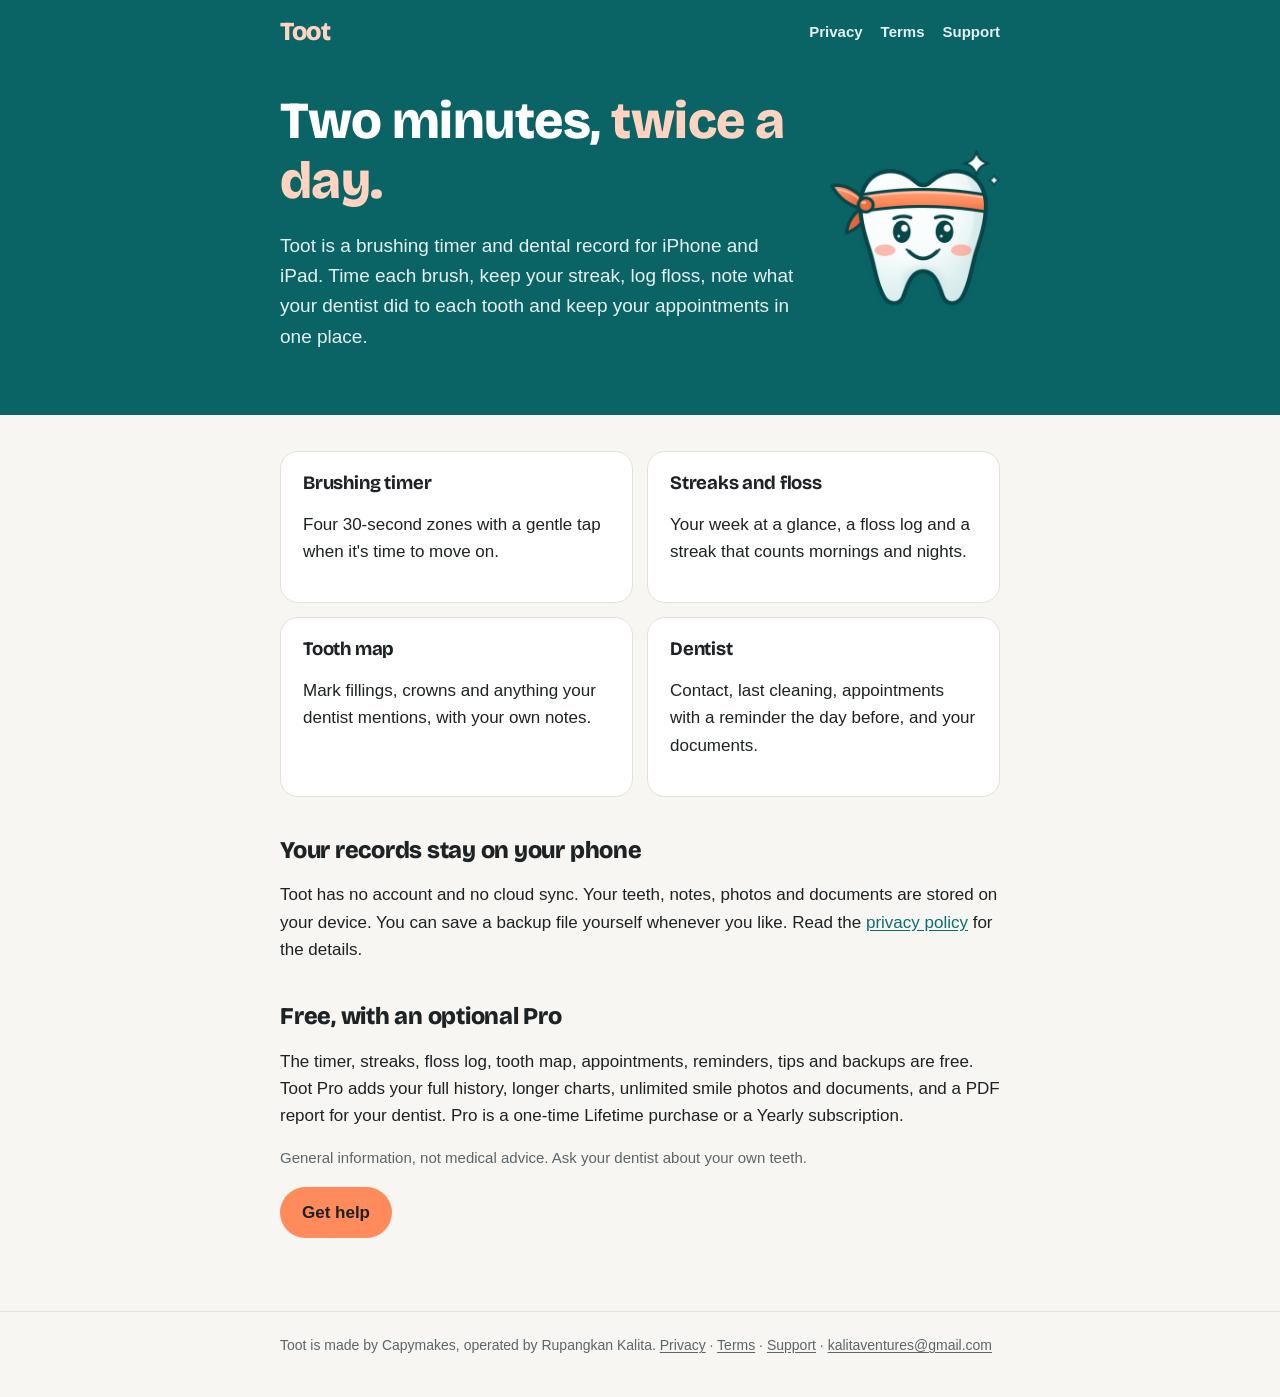
<file: index.html>
<!doctype html>
<html lang="en">
<head>
  <meta charset="utf-8">
  <meta name="viewport" content="width=device-width, initial-scale=1">
  <title>Toot: brushing timer and dental record</title>
  <meta name="description" content="Toot is a brushing timer, streak tracker and dental record for iPhone and iPad. Your records stay on your device.">
  <meta name="theme-color" content="#0A6466">
  <link rel="icon" type="image/png" href="img/favicon.png">
  <link rel="apple-touch-icon" href="img/apple-touch-icon.png">
  <link rel="stylesheet" href="style.css">
</head>
<body>
  <header class="top">
    <div class="wrap">
      <a class="brand" href="index.html">Toot</a>
      <nav aria-label="Site">
      <a href="privacy.html">Privacy</a>
      <a href="terms.html">Terms</a>
      <a href="support.html">Support</a>
      </nav>
    </div>
  </header>
  <section class="hero">
    <div class="wrap">
      <div>
        <h1>Two minutes, <em>twice a day.</em></h1>
        <p>Toot is a brushing timer and dental record for iPhone and iPad. Time each brush, keep your streak, log floss, note what your dentist did to each tooth and keep your appointments in one place.</p>
      </div>
      <img src="img/toot.png" width="360" height="344" alt="Toot, a smiling tooth with a peach headband">
    </div>
  </section>
  <main>
    <div class="wrap">
      <div class="grid">
        <div class="card"><h3>Brushing timer</h3><p>Four 30-second zones with a gentle tap when it's time to move on.</p></div>
        <div class="card"><h3>Streaks and floss</h3><p>Your week at a glance, a floss log and a streak that counts mornings and nights.</p></div>
        <div class="card"><h3>Tooth map</h3><p>Mark fillings, crowns and anything your dentist mentions, with your own notes.</p></div>
        <div class="card"><h3>Dentist</h3><p>Contact, last cleaning, appointments with a reminder the day before, and your documents.</p></div>
      </div>
      <h2>Your records stay on your phone</h2>
      <p>Toot has no account and no cloud sync. Your teeth, notes, photos and documents are stored on your device. You can save a backup file yourself whenever you like. Read the <a href="privacy.html">privacy policy</a> for the details.</p>
      <h2>Free, with an optional Pro</h2>
      <p>The timer, streaks, floss log, tooth map, appointments, reminders, tips and backups are free. Toot Pro adds your full history, longer charts, unlimited smile photos and documents, and a PDF report for your dentist. Pro is a one-time Lifetime purchase or a Yearly subscription.</p>
      <p class="meta">General information, not medical advice. Ask your dentist about your own teeth.</p>
      <p><a class="button" href="support.html">Get help</a></p>
    </div>
  </main>
  <footer>
    <div class="wrap">
      Toot is made by Capymakes, operated by Rupangkan Kalita.
      <a href="privacy.html">Privacy</a> · <a href="terms.html">Terms</a> · <a href="support.html">Support</a> · <a href="mailto:kalitaventures@gmail.com">kalitaventures@gmail.com</a>
    </div>
  </footer>
</body>
</html>
</file>
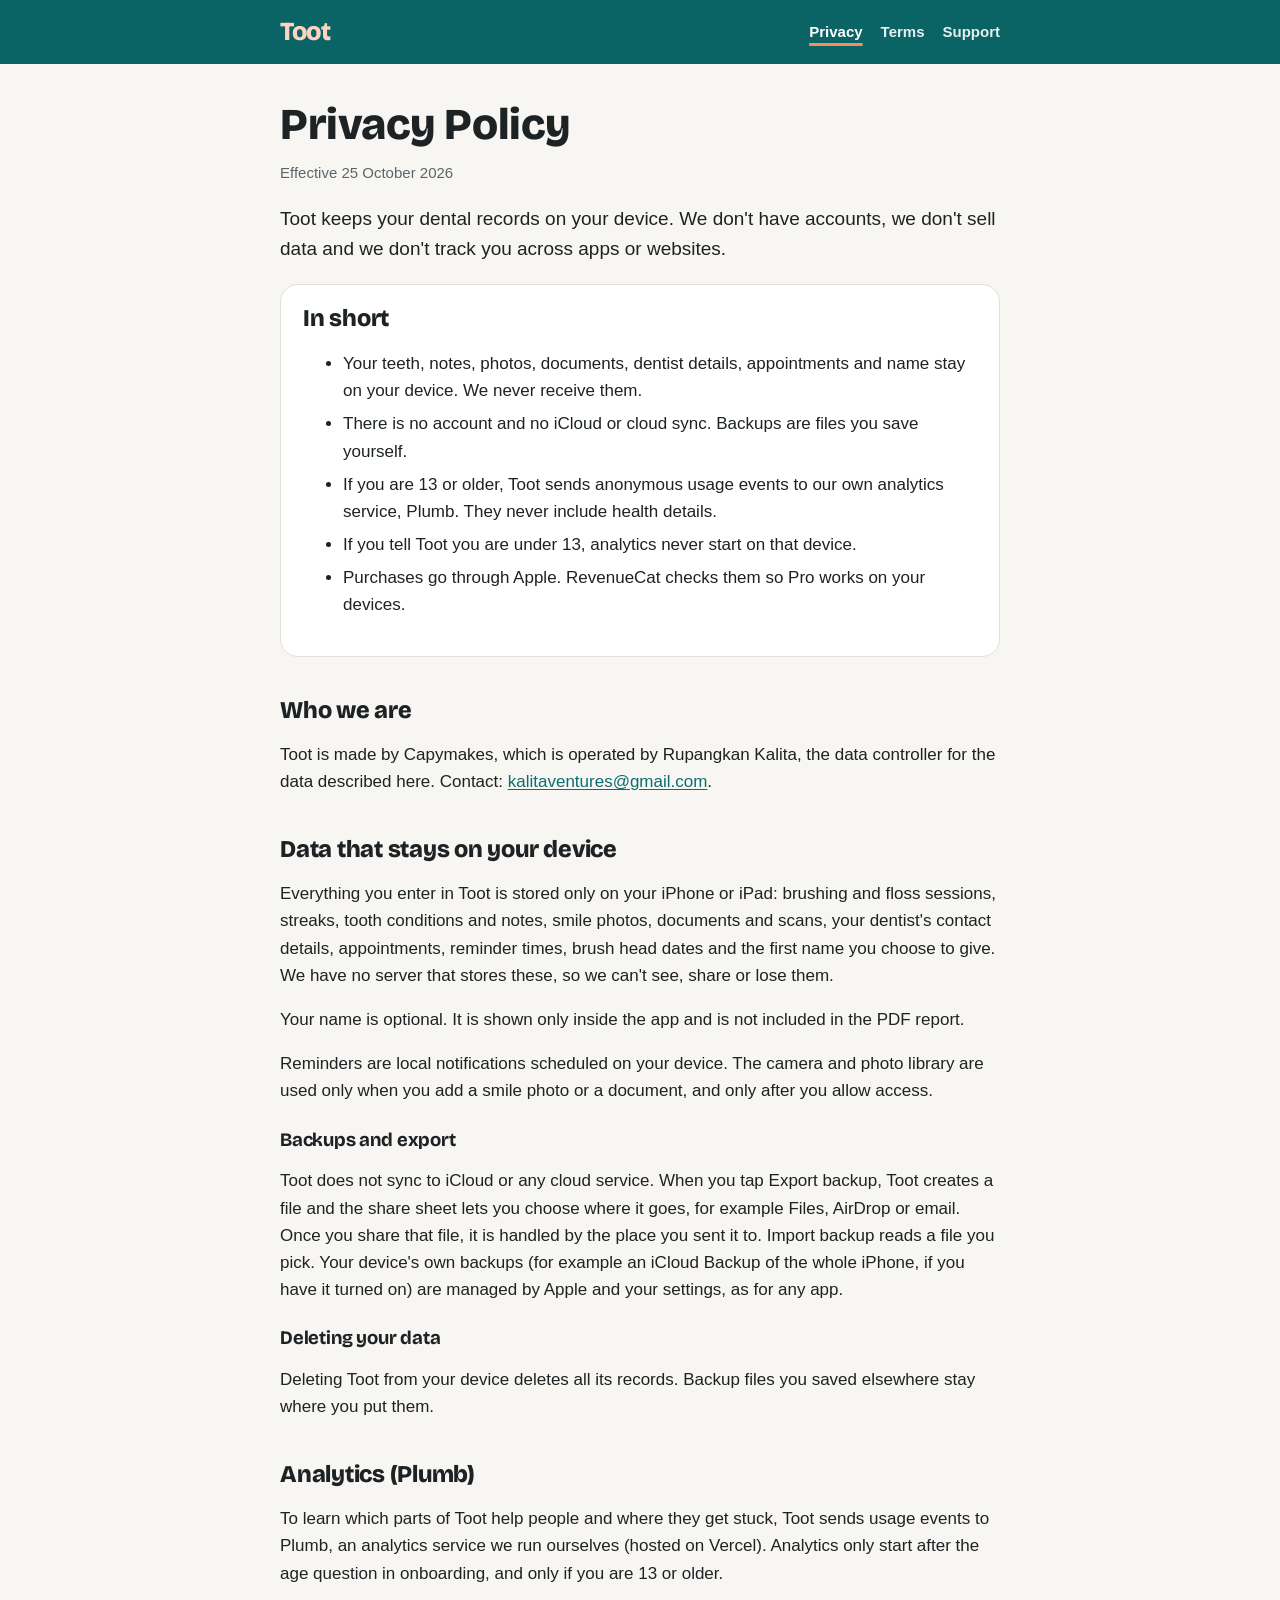
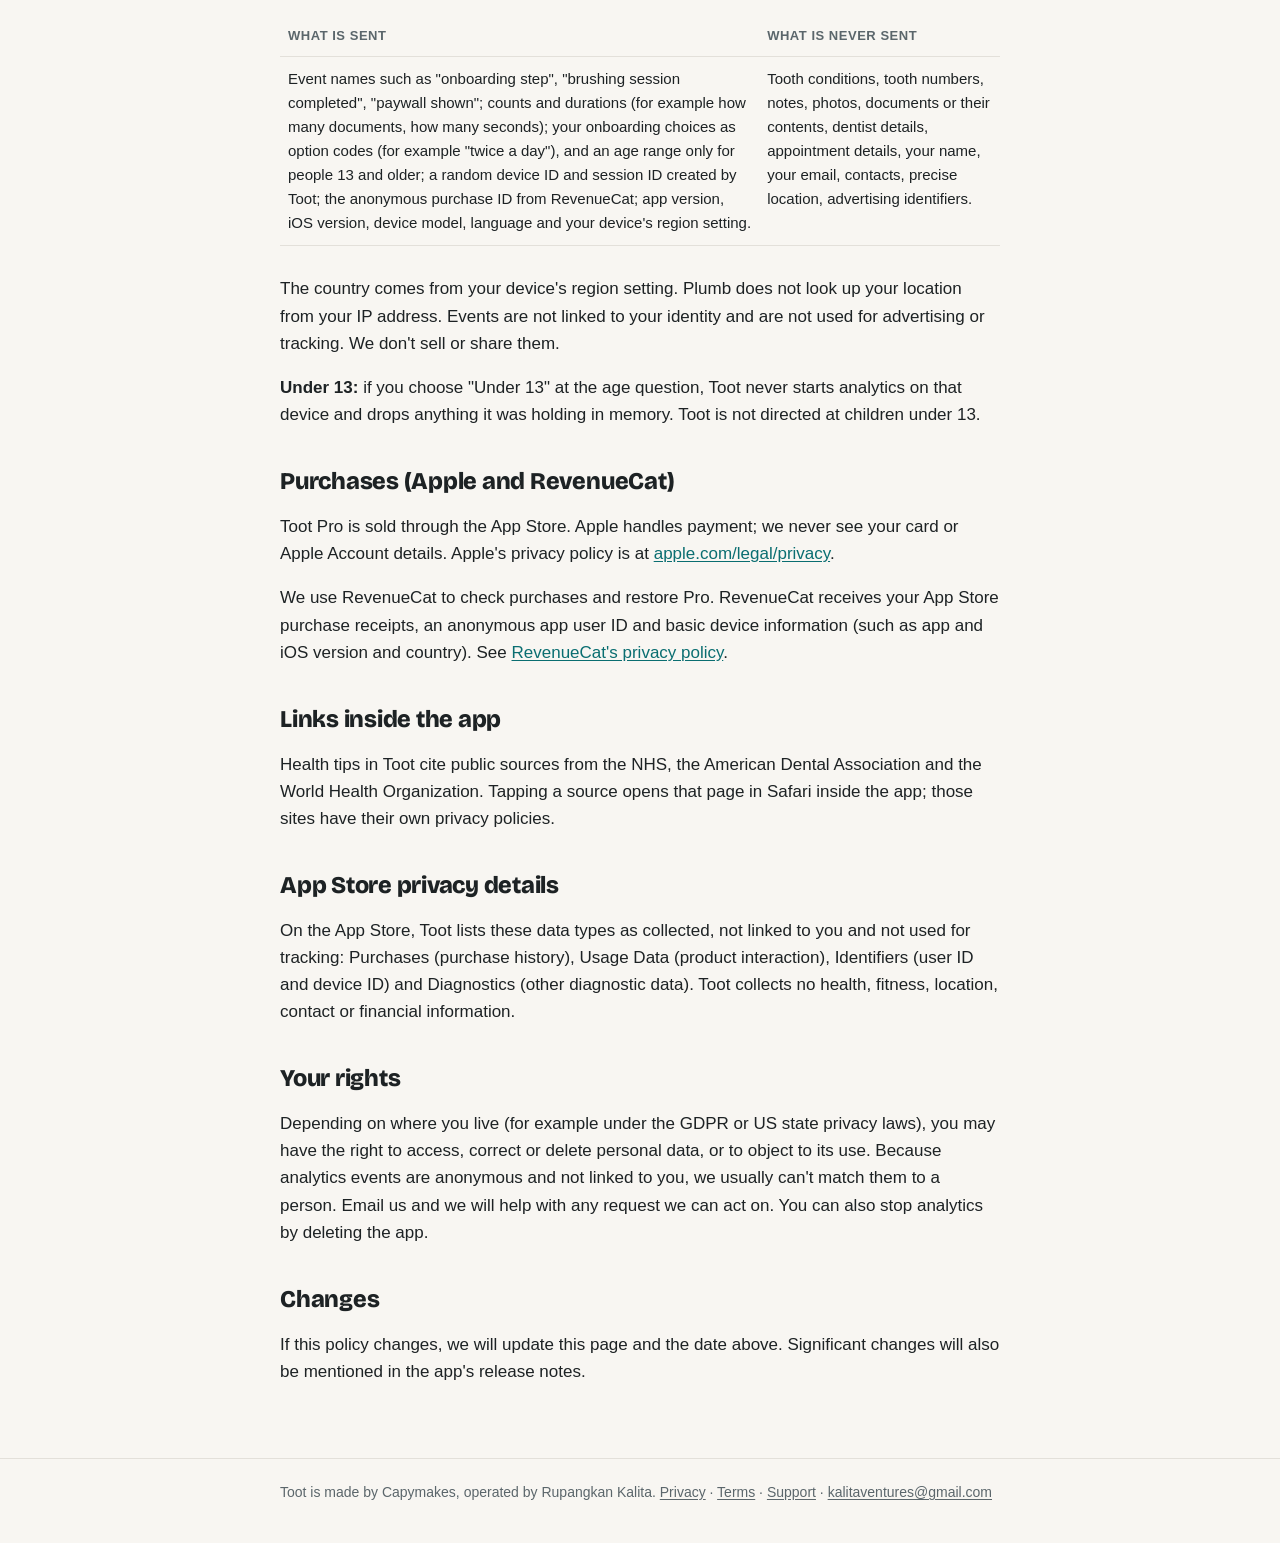
<file: privacy.html>
<!doctype html>
<html lang="en">
<head>
  <meta charset="utf-8">
  <meta name="viewport" content="width=device-width, initial-scale=1">
  <title>Toot Privacy Policy</title>
  <meta name="description" content="How Toot handles data: records stay on your device, anonymous analytics for people 13 and older, purchases through Apple and RevenueCat.">
  <meta name="theme-color" content="#0A6466">
  <link rel="icon" type="image/png" href="img/favicon.png">
  <link rel="apple-touch-icon" href="img/apple-touch-icon.png">
  <link rel="stylesheet" href="style.css">
</head>
<body>
  <header class="top">
    <div class="wrap">
      <a class="brand" href="index.html">Toot</a>
      <nav aria-label="Site">
      <a href="privacy.html" aria-current="page">Privacy</a>
      <a href="terms.html">Terms</a>
      <a href="support.html">Support</a>
      </nav>
    </div>
  </header>
  <main>
    <div class="wrap">
      <h1>Privacy Policy</h1>
      <p class="meta">Effective 25 October 2026</p>
      <p class="lead">Toot keeps your dental records on your device. We don't have accounts, we don't sell data and we don't track you across apps or websites.</p>

      <div class="card summary">
        <h2>In short</h2>
        <ul>
          <li>Your teeth, notes, photos, documents, dentist details, appointments and name stay on your device. We never receive them.</li>
          <li>There is no account and no iCloud or cloud sync. Backups are files you save yourself.</li>
          <li>If you are 13 or older, Toot sends anonymous usage events to our own analytics service, Plumb. They never include health details.</li>
          <li>If you tell Toot you are under 13, analytics never start on that device.</li>
          <li>Purchases go through Apple. RevenueCat checks them so Pro works on your devices.</li>
        </ul>
      </div>

      <h2>Who we are</h2>
      <p>Toot is made by Capymakes, which is operated by Rupangkan Kalita, the data controller for the data described here. Contact: <a href="mailto:kalitaventures@gmail.com">kalitaventures@gmail.com</a>.</p>

      <h2>Data that stays on your device</h2>
      <p>Everything you enter in Toot is stored only on your iPhone or iPad: brushing and floss sessions, streaks, tooth conditions and notes, smile photos, documents and scans, your dentist's contact details, appointments, reminder times, brush head dates and the first name you choose to give. We have no server that stores these, so we can't see, share or lose them.</p>
      <p>Your name is optional. It is shown only inside the app and is not included in the PDF report.</p>
      <p>Reminders are local notifications scheduled on your device. The camera and photo library are used only when you add a smile photo or a document, and only after you allow access.</p>

      <h3>Backups and export</h3>
      <p>Toot does not sync to iCloud or any cloud service. When you tap Export backup, Toot creates a file and the share sheet lets you choose where it goes, for example Files, AirDrop or email. Once you share that file, it is handled by the place you sent it to. Import backup reads a file you pick. Your device's own backups (for example an iCloud Backup of the whole iPhone, if you have it turned on) are managed by Apple and your settings, as for any app.</p>

      <h3>Deleting your data</h3>
      <p>Deleting Toot from your device deletes all its records. Backup files you saved elsewhere stay where you put them.</p>

      <h2>Analytics (Plumb)</h2>
      <p>To learn which parts of Toot help people and where they get stuck, Toot sends usage events to Plumb, an analytics service we run ourselves (hosted on Vercel). Analytics only start after the age question in onboarding, and only if you are 13 or older.</p>
      <div class="table-scroll">
      <table>
        <tr><th>What is sent</th><th>What is never sent</th></tr>
        <tr>
          <td>Event names such as "onboarding step", "brushing session completed", "paywall shown"; counts and durations (for example how many documents, how many seconds); your onboarding choices as option codes (for example "twice a day"), and an age range only for people 13 and older; a random device ID and session ID created by Toot; the anonymous purchase ID from RevenueCat; app version, iOS version, device model, language and your device's region setting.</td>
          <td>Tooth conditions, tooth numbers, notes, photos, documents or their contents, dentist details, appointment details, your name, your email, contacts, precise location, advertising identifiers.</td>
        </tr>
      </table>
      </div>
      <p>The country comes from your device's region setting. Plumb does not look up your location from your IP address. Events are not linked to your identity and are not used for advertising or tracking. We don't sell or share them.</p>
      <p><strong>Under 13:</strong> if you choose "Under 13" at the age question, Toot never starts analytics on that device and drops anything it was holding in memory. Toot is not directed at children under 13.</p>

      <h2>Purchases (Apple and RevenueCat)</h2>
      <p>Toot Pro is sold through the App Store. Apple handles payment; we never see your card or Apple Account details. Apple's privacy policy is at <a href="https://www.apple.com/legal/privacy/">apple.com/legal/privacy</a>.</p>
      <p>We use RevenueCat to check purchases and restore Pro. RevenueCat receives your App Store purchase receipts, an anonymous app user ID and basic device information (such as app and iOS version and country). See <a href="https://www.revenuecat.com/privacy/">RevenueCat's privacy policy</a>.</p>

      <h2>Links inside the app</h2>
      <p>Health tips in Toot cite public sources from the NHS, the American Dental Association and the World Health Organization. Tapping a source opens that page in Safari inside the app; those sites have their own privacy policies.</p>

      <h2>App Store privacy details</h2>
      <p>On the App Store, Toot lists these data types as collected, not linked to you and not used for tracking: Purchases (purchase history), Usage Data (product interaction), Identifiers (user ID and device ID) and Diagnostics (other diagnostic data). Toot collects no health, fitness, location, contact or financial information.</p>

      <h2>Your rights</h2>
      <p>Depending on where you live (for example under the GDPR or US state privacy laws), you may have the right to access, correct or delete personal data, or to object to its use. Because analytics events are anonymous and not linked to you, we usually can't match them to a person. Email us and we will help with any request we can act on. You can also stop analytics by deleting the app.</p>

      <h2>Changes</h2>
      <p>If this policy changes, we will update this page and the date above. Significant changes will also be mentioned in the app's release notes.</p>
    </div>
  </main>
  <footer>
    <div class="wrap">
      Toot is made by Capymakes, operated by Rupangkan Kalita.
      <a href="privacy.html">Privacy</a> · <a href="terms.html">Terms</a> · <a href="support.html">Support</a> · <a href="mailto:kalitaventures@gmail.com">kalitaventures@gmail.com</a>
    </div>
  </footer>
</body>
</html>
</file>
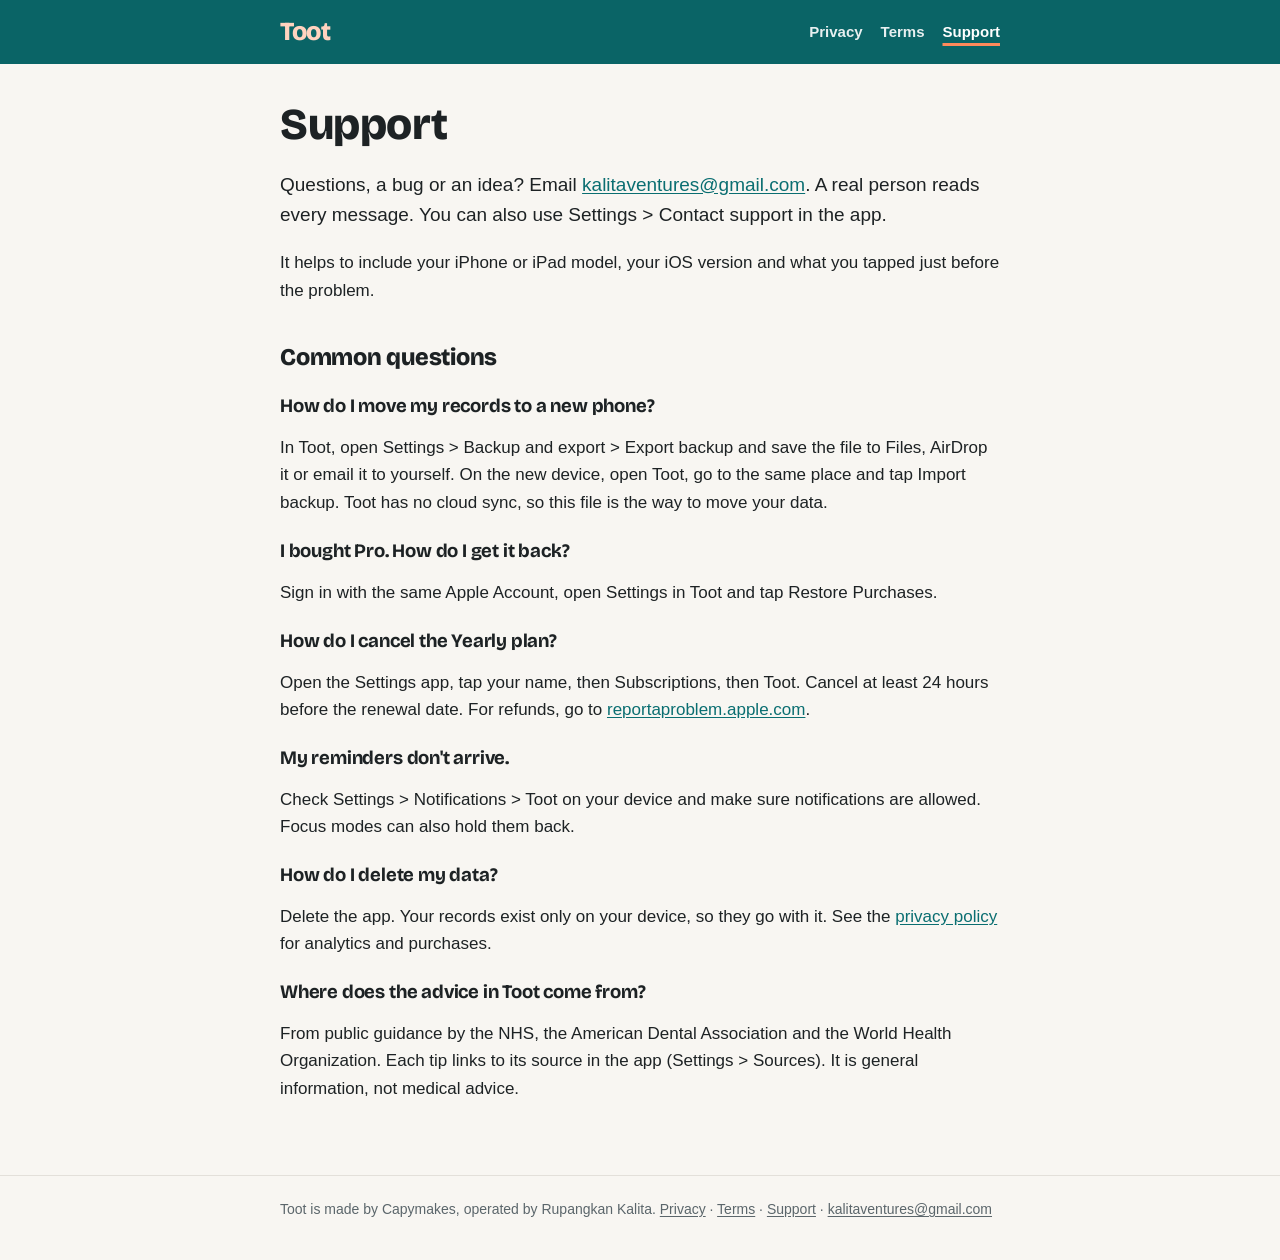
<file: support.html>
<!doctype html>
<html lang="en">
<head>
  <meta charset="utf-8">
  <meta name="viewport" content="width=device-width, initial-scale=1">
  <title>Toot Support</title>
  <meta name="description" content="Get help with Toot: backups, restoring Pro, subscriptions, reminders. Contact kalitaventures@gmail.com.">
  <meta name="theme-color" content="#0A6466">
  <link rel="icon" type="image/png" href="img/favicon.png">
  <link rel="apple-touch-icon" href="img/apple-touch-icon.png">
  <link rel="stylesheet" href="style.css">
</head>
<body>
  <header class="top">
    <div class="wrap">
      <a class="brand" href="index.html">Toot</a>
      <nav aria-label="Site">
      <a href="privacy.html">Privacy</a>
      <a href="terms.html">Terms</a>
      <a href="support.html" aria-current="page">Support</a>
      </nav>
    </div>
  </header>
  <main>
    <div class="wrap">
      <h1>Support</h1>
      <p class="lead">Questions, a bug or an idea? Email <a href="mailto:kalitaventures@gmail.com?subject=Toot">kalitaventures@gmail.com</a>. A real person reads every message. You can also use Settings &gt; Contact support in the app.</p>
      <p>It helps to include your iPhone or iPad model, your iOS version and what you tapped just before the problem.</p>

      <h2>Common questions</h2>
      <h3>How do I move my records to a new phone?</h3>
      <p>In Toot, open Settings &gt; Backup and export &gt; Export backup and save the file to Files, AirDrop it or email it to yourself. On the new device, open Toot, go to the same place and tap Import backup. Toot has no cloud sync, so this file is the way to move your data.</p>
      <h3>I bought Pro. How do I get it back?</h3>
      <p>Sign in with the same Apple Account, open Settings in Toot and tap Restore Purchases.</p>
      <h3>How do I cancel the Yearly plan?</h3>
      <p>Open the Settings app, tap your name, then Subscriptions, then Toot. Cancel at least 24 hours before the renewal date. For refunds, go to <a href="https://reportaproblem.apple.com/">reportaproblem.apple.com</a>.</p>
      <h3>My reminders don't arrive.</h3>
      <p>Check Settings &gt; Notifications &gt; Toot on your device and make sure notifications are allowed. Focus modes can also hold them back.</p>
      <h3>How do I delete my data?</h3>
      <p>Delete the app. Your records exist only on your device, so they go with it. See the <a href="privacy.html">privacy policy</a> for analytics and purchases.</p>
      <h3>Where does the advice in Toot come from?</h3>
      <p>From public guidance by the NHS, the American Dental Association and the World Health Organization. Each tip links to its source in the app (Settings &gt; Sources). It is general information, not medical advice.</p>
    </div>
  </main>
  <footer>
    <div class="wrap">
      Toot is made by Capymakes, operated by Rupangkan Kalita.
      <a href="privacy.html">Privacy</a> · <a href="terms.html">Terms</a> · <a href="support.html">Support</a> · <a href="mailto:kalitaventures@gmail.com">kalitaventures@gmail.com</a>
    </div>
  </footer>
</body>
</html>
</file>
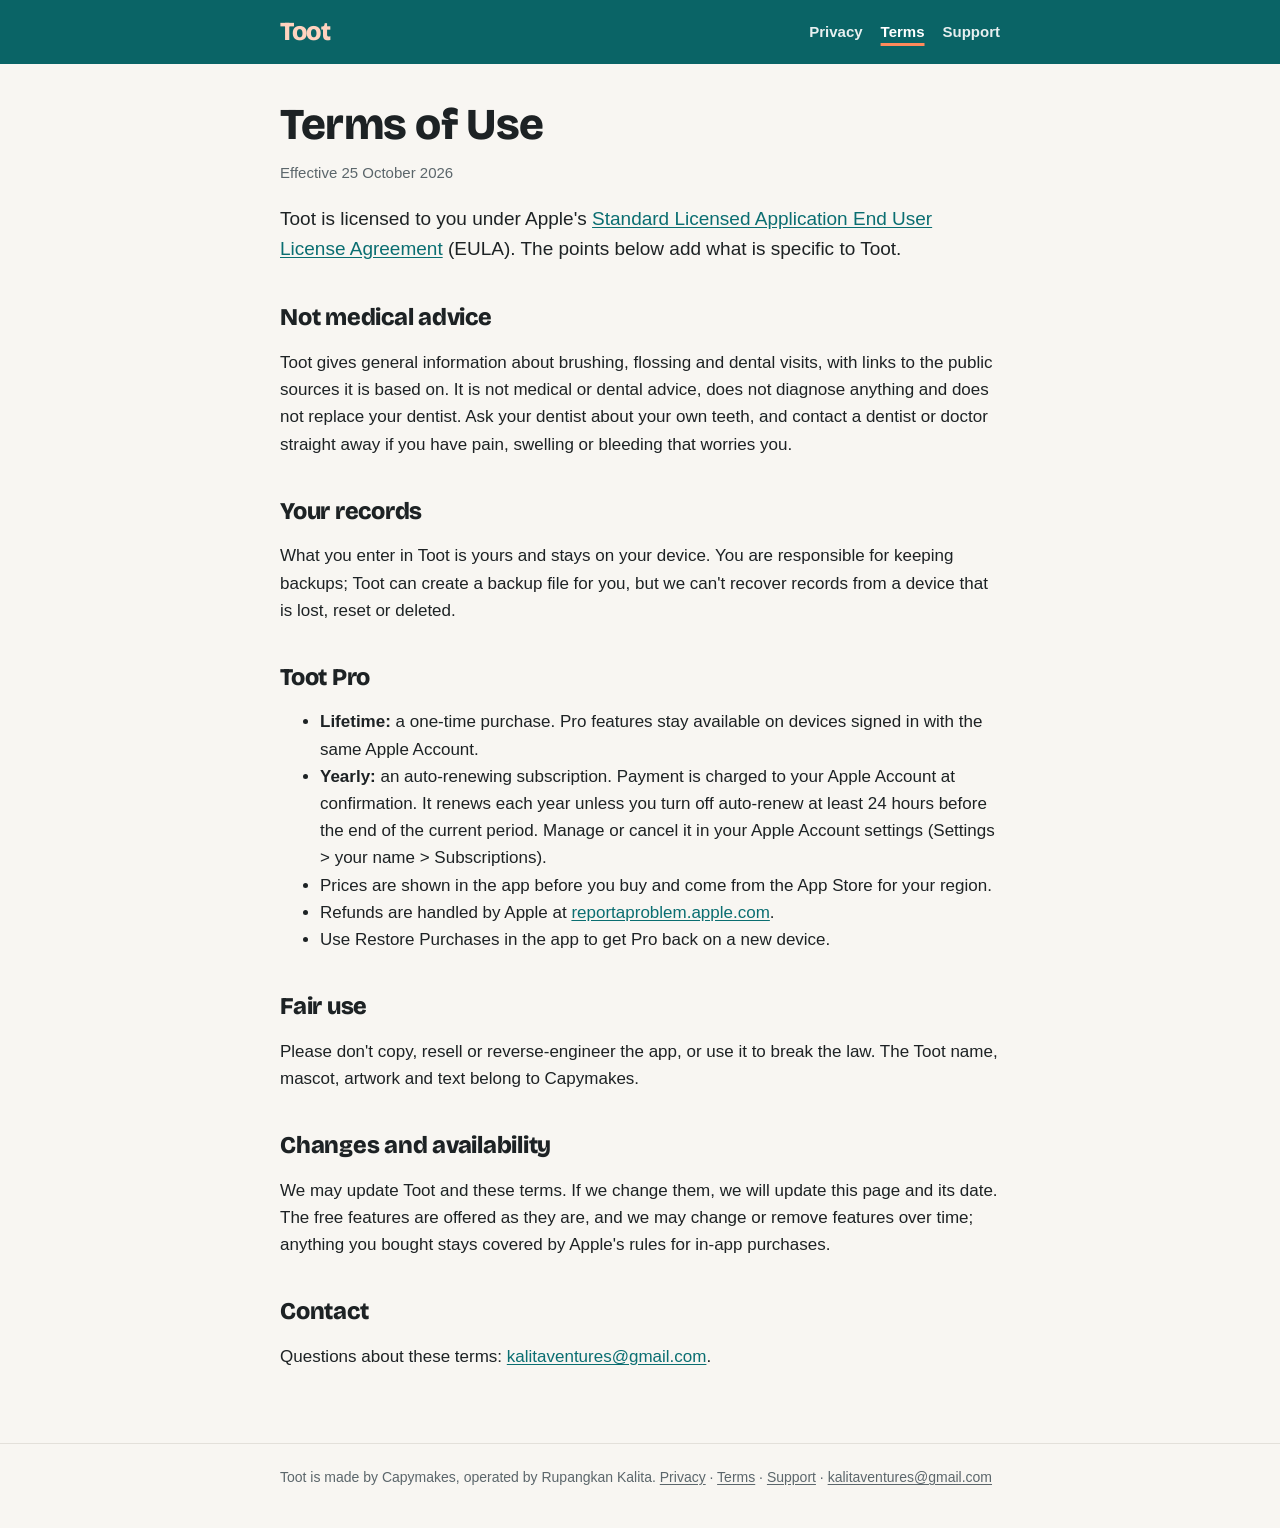
<file: terms.html>
<!doctype html>
<html lang="en">
<head>
  <meta charset="utf-8">
  <meta name="viewport" content="width=device-width, initial-scale=1">
  <title>Toot Terms of Use</title>
  <meta name="description" content="Terms of use for Toot, including Toot Pro purchases and the not-medical-advice note.">
  <meta name="theme-color" content="#0A6466">
  <link rel="icon" type="image/png" href="img/favicon.png">
  <link rel="apple-touch-icon" href="img/apple-touch-icon.png">
  <link rel="stylesheet" href="style.css">
</head>
<body>
  <header class="top">
    <div class="wrap">
      <a class="brand" href="index.html">Toot</a>
      <nav aria-label="Site">
      <a href="privacy.html">Privacy</a>
      <a href="terms.html" aria-current="page">Terms</a>
      <a href="support.html">Support</a>
      </nav>
    </div>
  </header>
  <main>
    <div class="wrap">
      <h1>Terms of Use</h1>
      <p class="meta">Effective 25 October 2026</p>
      <p class="lead">Toot is licensed to you under Apple's <a href="https://www.apple.com/legal/internet-services/itunes/dev/stdeula/">Standard Licensed Application End User License Agreement</a> (EULA). The points below add what is specific to Toot.</p>

      <h2>Not medical advice</h2>
      <p>Toot gives general information about brushing, flossing and dental visits, with links to the public sources it is based on. It is not medical or dental advice, does not diagnose anything and does not replace your dentist. Ask your dentist about your own teeth, and contact a dentist or doctor straight away if you have pain, swelling or bleeding that worries you.</p>

      <h2>Your records</h2>
      <p>What you enter in Toot is yours and stays on your device. You are responsible for keeping backups; Toot can create a backup file for you, but we can't recover records from a device that is lost, reset or deleted.</p>

      <h2>Toot Pro</h2>
      <ul>
        <li><strong>Lifetime:</strong> a one-time purchase. Pro features stay available on devices signed in with the same Apple Account.</li>
        <li><strong>Yearly:</strong> an auto-renewing subscription. Payment is charged to your Apple Account at confirmation. It renews each year unless you turn off auto-renew at least 24 hours before the end of the current period. Manage or cancel it in your Apple Account settings (Settings &gt; your name &gt; Subscriptions).</li>
        <li>Prices are shown in the app before you buy and come from the App Store for your region.</li>
        <li>Refunds are handled by Apple at <a href="https://reportaproblem.apple.com/">reportaproblem.apple.com</a>.</li>
        <li>Use Restore Purchases in the app to get Pro back on a new device.</li>
      </ul>

      <h2>Fair use</h2>
      <p>Please don't copy, resell or reverse-engineer the app, or use it to break the law. The Toot name, mascot, artwork and text belong to Capymakes.</p>

      <h2>Changes and availability</h2>
      <p>We may update Toot and these terms. If we change them, we will update this page and its date. The free features are offered as they are, and we may change or remove features over time; anything you bought stays covered by Apple's rules for in-app purchases.</p>

      <h2>Contact</h2>
      <p>Questions about these terms: <a href="mailto:kalitaventures@gmail.com">kalitaventures@gmail.com</a>.</p>
    </div>
  </main>
  <footer>
    <div class="wrap">
      Toot is made by Capymakes, operated by Rupangkan Kalita.
      <a href="privacy.html">Privacy</a> · <a href="terms.html">Terms</a> · <a href="support.html">Support</a> · <a href="mailto:kalitaventures@gmail.com">kalitaventures@gmail.com</a>
    </div>
  </footer>
</body>
</html>
</file>
<file: style.css>
/* Toot legal and support site. No external requests: fonts are self-hosted (Bricolage Grotesque, OFL). */
@font-face {
  font-family: "Bricolage Grotesque";
  src: url("fonts/BricolageGrotesque-Bold.ttf") format("truetype");
  font-weight: 700;
  font-display: swap;
}
@font-face {
  font-family: "Bricolage Grotesque";
  src: url("fonts/BricolageGrotesque-ExtraBold.ttf") format("truetype");
  font-weight: 800;
  font-display: swap;
}

:root {
  --lagoon: #0e8c8f;
  --lagoon-deep: #0a6466;
  --lagoon-night: #07474a;
  --peach: #ff8a5b;
  --peach-soft: #ffd3bf;
  --paper: #f8f6f2;
  --surface: #ffffff;
  --ink: #1d2224;
  --ink-soft: #5b666b;
  --hairline: #e3e0da;
  --link: #0a6e71;
  color-scheme: light dark;
}
@media (prefers-color-scheme: dark) {
  :root {
    --paper: #111617;
    --surface: #1a2123;
    --ink: #eef2f2;
    --ink-soft: #a7b3b6;
    --hairline: #2a3335;
    --link: #5fd0d0;
  }
}

* { box-sizing: border-box; }
html { -webkit-text-size-adjust: 100%; }
body {
  margin: 0;
  background: var(--paper);
  color: var(--ink);
  font: 17px/1.6 -apple-system, BlinkMacSystemFont, "Segoe UI", Roboto, "Helvetica Neue", Arial, sans-serif;
}
a { color: var(--link); text-underline-offset: 2px; }
a:hover { text-decoration-thickness: 2px; }

.wrap { max-width: 760px; margin: 0 auto; padding: 0 20px; }

header.top {
  background: var(--lagoon-deep);
  color: #fff;
}
header.top .wrap {
  display: flex; align-items: center; justify-content: space-between; gap: 16px;
  min-height: 64px; flex-wrap: wrap; padding-top: 10px; padding-bottom: 10px;
}
.brand {
  font-family: "Bricolage Grotesque", sans-serif; font-weight: 800; font-size: 26px;
  color: var(--peach-soft); text-decoration: none; letter-spacing: -0.01em;
}
nav { display: flex; gap: 18px; flex-wrap: wrap; }
nav a { color: #fff; text-decoration: none; font-weight: 600; font-size: 15px; opacity: 0.9; }
nav a[aria-current="page"] { opacity: 1; text-decoration: underline; text-decoration-color: var(--peach); text-decoration-thickness: 3px; text-underline-offset: 6px; }

.hero { background: var(--lagoon-deep); color: #fff; padding: 28px 0 44px; }
.hero .wrap { display: grid; grid-template-columns: 1fr auto; gap: 24px; align-items: center; }
.hero h1 { color: #fff; font-size: clamp(34px, 7vw, 52px); }
.hero h1 em { font-style: normal; color: var(--peach-soft); }
.hero p { color: rgba(255,255,255,0.9); font-size: 19px; max-width: 30em; }
.hero img { width: 170px; height: auto; }

h1, h2, h3 { font-family: "Bricolage Grotesque", sans-serif; font-weight: 800; line-height: 1.15; letter-spacing: -0.01em; }
h1 { font-size: clamp(32px, 6vw, 44px); margin: 0 0 10px; }
h2 { font-size: 24px; margin: 40px 0 8px; }
h3 { font-size: 19px; font-weight: 700; margin: 24px 0 4px; }

main { padding: 36px 0 56px; }
.meta { color: var(--ink-soft); font-size: 15px; margin-top: 0; }
.lead { font-size: 19px; }

.card {
  background: var(--surface); border: 1px solid var(--hairline); border-radius: 18px;
  padding: 20px 22px; margin: 20px 0;
}
.card h2:first-child, .card h3:first-child { margin-top: 0; }
.summary li { margin: 6px 0; }

table { width: 100%; border-collapse: collapse; font-size: 15px; margin: 12px 0; }
th, td { text-align: left; vertical-align: top; padding: 10px 8px; border-bottom: 1px solid var(--hairline); }
th { font-weight: 700; color: var(--ink-soft); font-size: 13px; text-transform: uppercase; letter-spacing: 0.04em; }
.table-scroll { overflow-x: auto; }

.button {
  display: inline-block; background: var(--peach); color: var(--ink); font-weight: 700;
  padding: 12px 22px; border-radius: 999px; text-decoration: none;
}
.grid { display: grid; grid-template-columns: repeat(2, minmax(0, 1fr)); gap: 14px; }
.grid .card { margin: 0; }

footer { border-top: 1px solid var(--hairline); color: var(--ink-soft); font-size: 14px; padding: 22px 0 40px; }
footer a { color: var(--ink-soft); }

@media (max-width: 560px) {
  body { font-size: 16px; }
  .hero .wrap { grid-template-columns: 1fr; }
  .hero img { width: 120px; order: -1; }
  .grid { grid-template-columns: 1fr; }
  nav { gap: 14px; }
}
</file>
